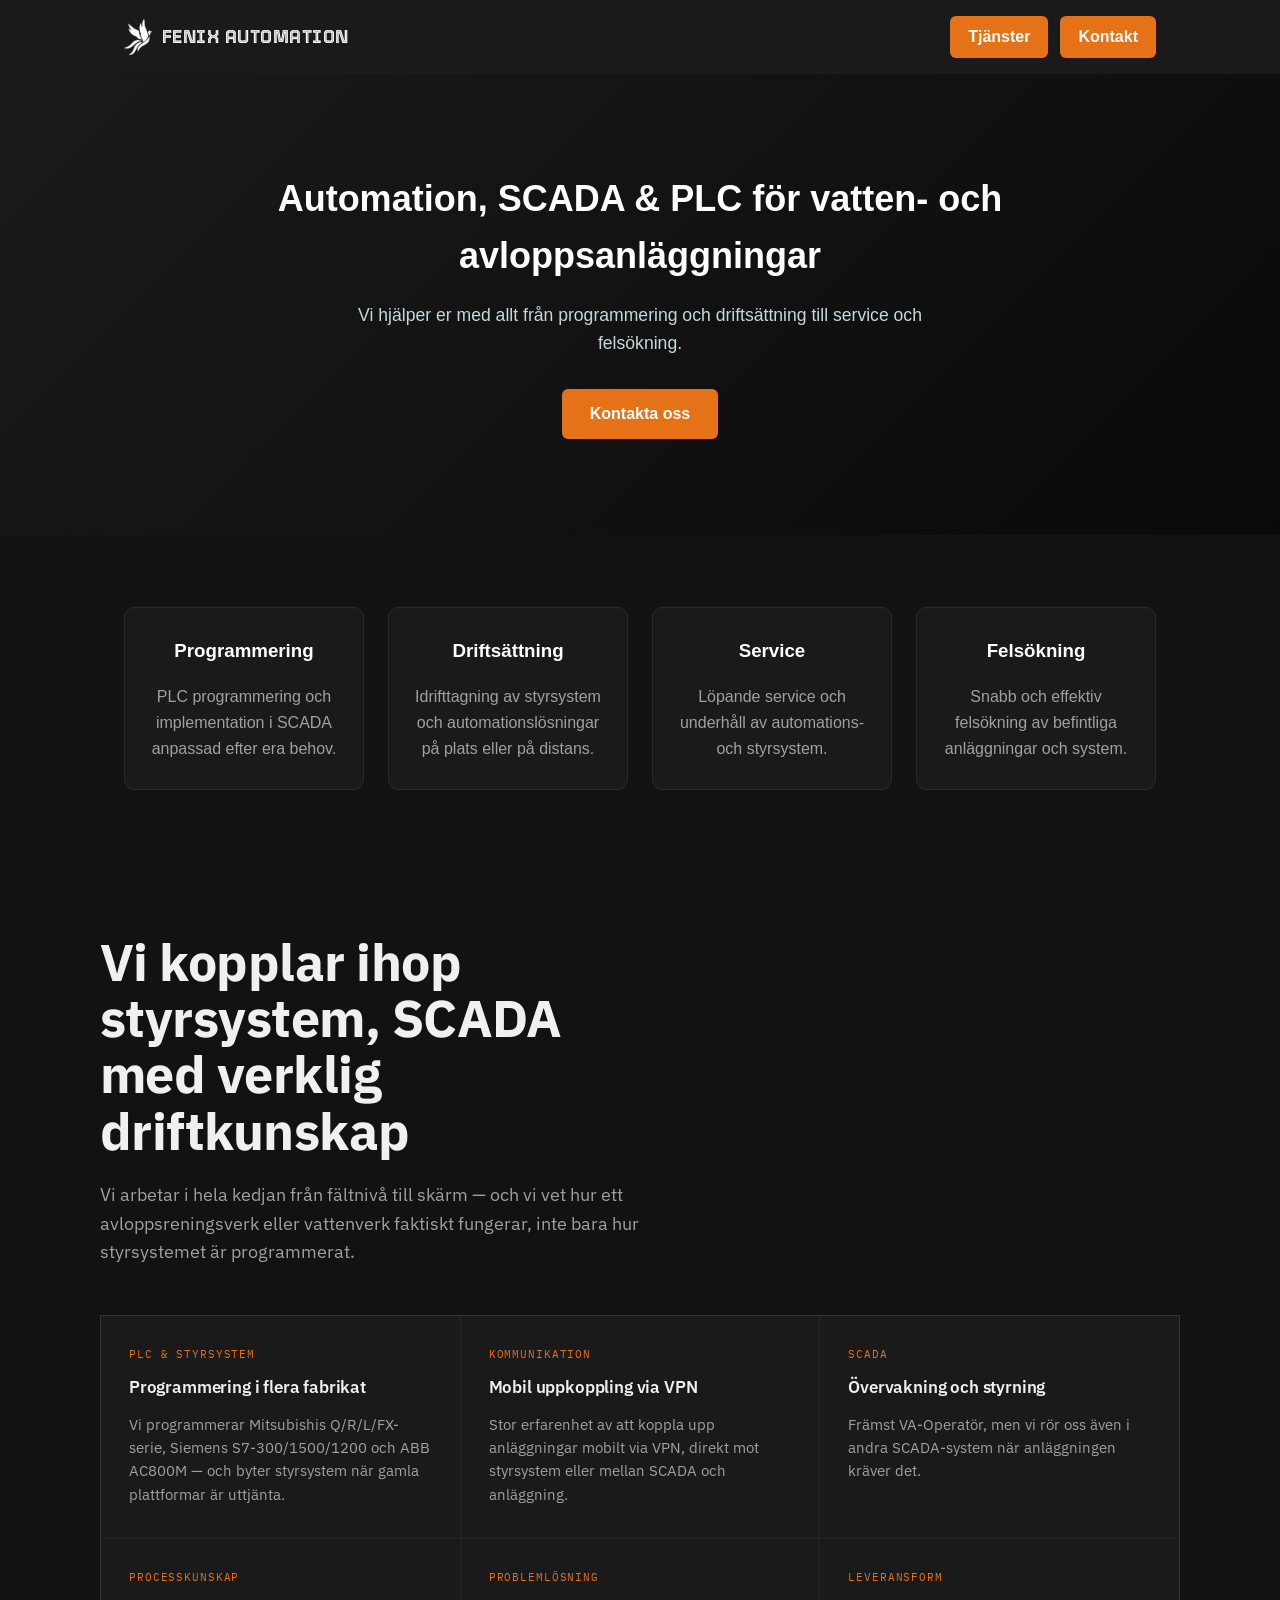
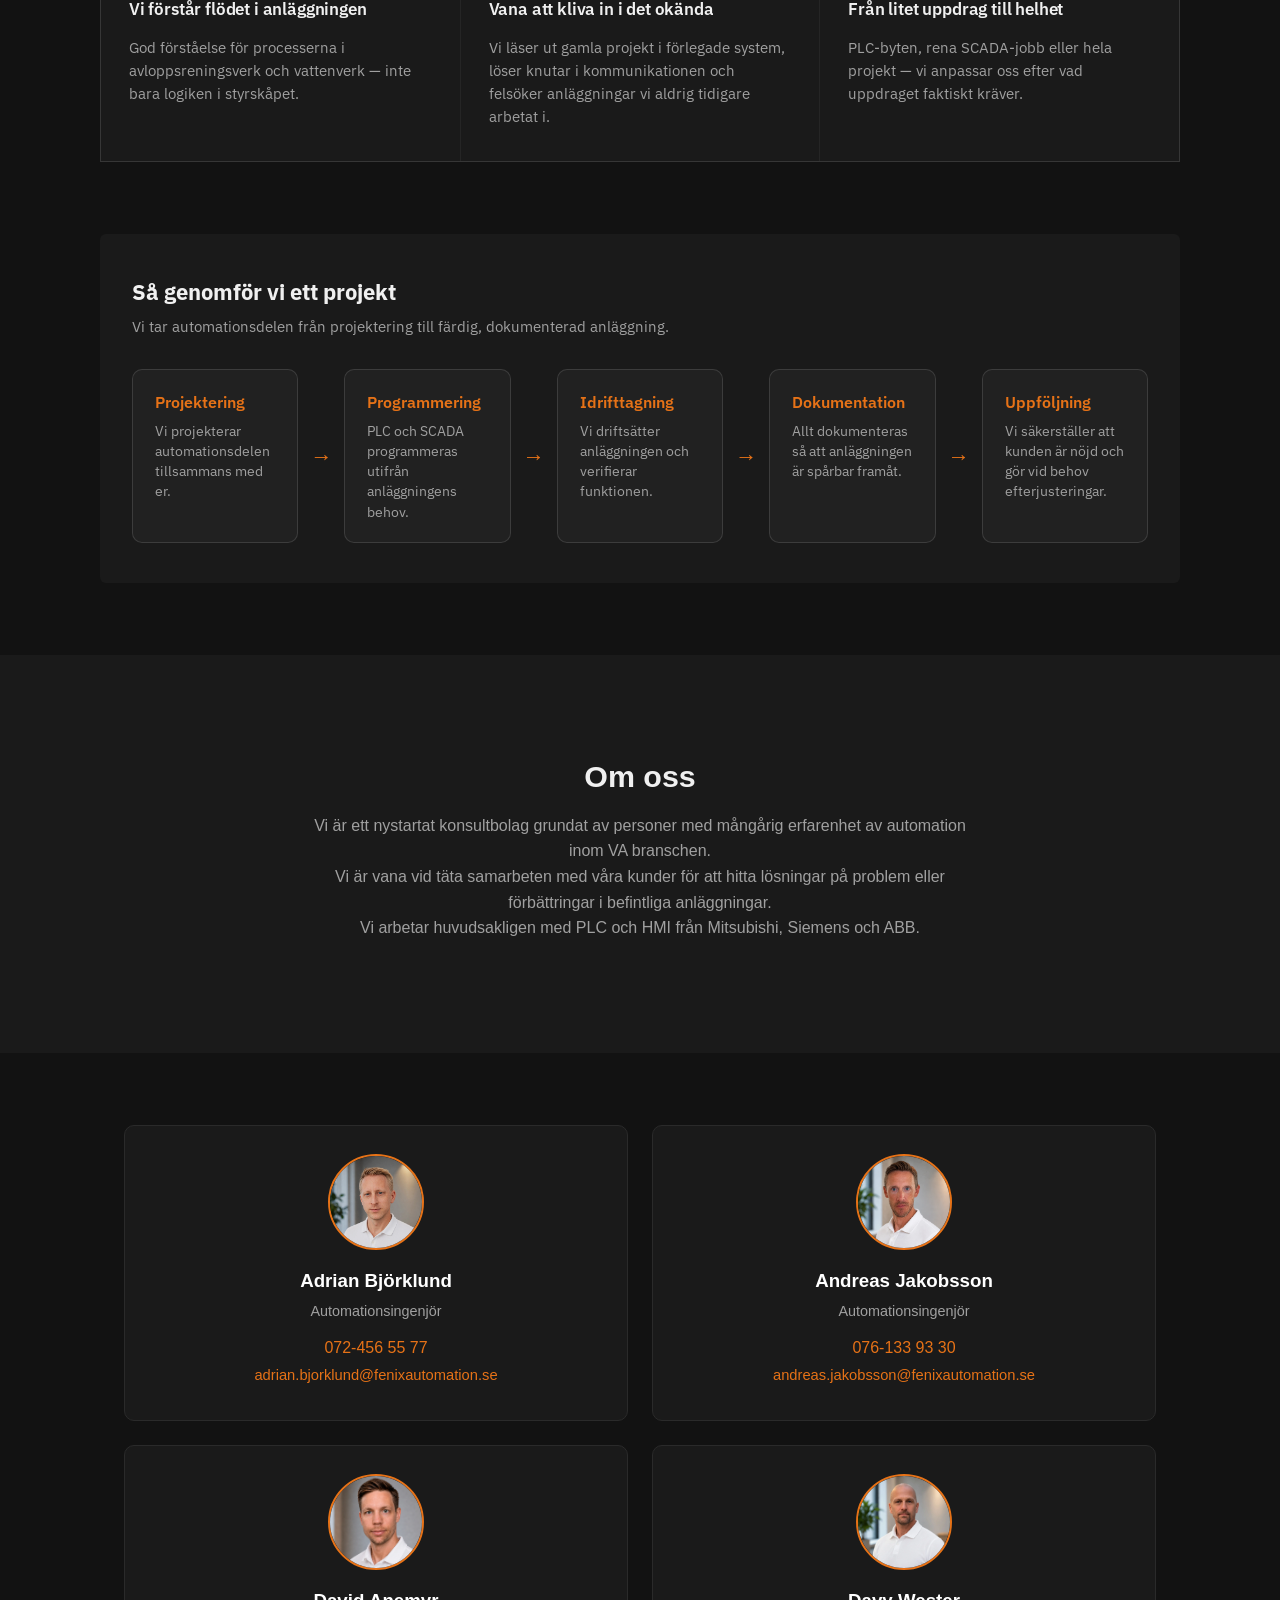
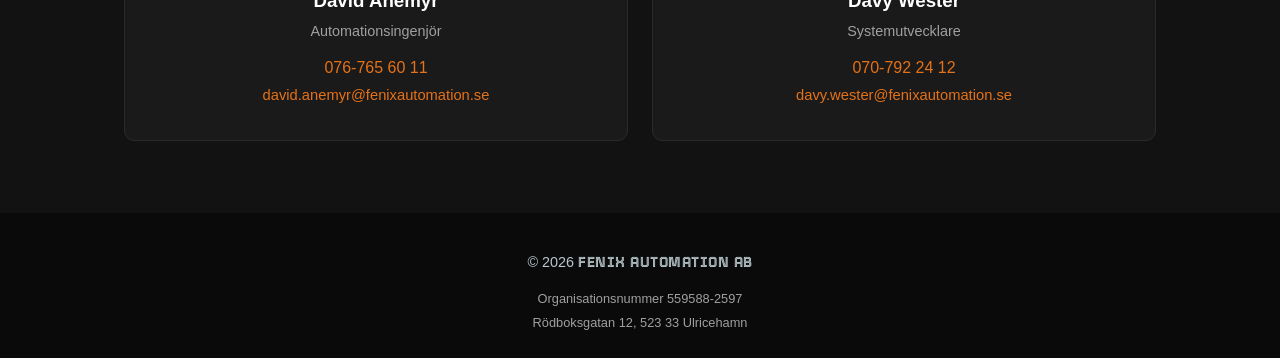
<file: index.html>
<!DOCTYPE html>
<html lang="sv">
<head>
<meta charset="UTF-8">
<meta name="viewport" content="width=device-width, initial-scale=1.0">
<title>Fenix Automation</title>
<meta name="description" content="Fenix Automation - konsultverksamhet inom automation, SCADA och PLC-programmering för vatten- och avloppsreningsanläggningar.">
<link rel="icon" type="image/svg+xml" href="Icon.svg">
<link rel="stylesheet" href="styles.css">
</head>
<body>

<header class="site-header">
  <div class="container header-inner">
    <a class="logo" href="#" id="logo-link" aria-label="Till toppen av sidan">
      <span class="logo-mark">
        <img src="FenixLogo.webp" alt="Fenix Automation logo">
      </span>
      <span class="logo-text brand-text">Fenix Automation</span>
    </a>
    <button class="nav-toggle" aria-label="Öppna meny" aria-expanded="false" aria-controls="site-nav">
      <span></span>
      <span></span>
      <span></span>
    </button>
    <nav id="site-nav">
      <a href="#tjanster">Tjänster</a>
      <a class="nav-mobile-only" href="#om-oss">Om oss</a>
      <a href="#kontakt">Kontakt</a>
    </nav>
  </div>
</header>

<section class="hero">
  <div class="container">
    <h1>Automation, SCADA &amp; PLC för vatten- och avloppsanläggningar</h1>
    <p class="hero-sub">Vi hjälper er med allt från programmering och driftsättning till service och felsökning.</p>
    <a class="btn" href="#kontakt">Kontakta oss</a>
  </div>
</section>

<section id="tjanster" class="section">
  <div class="container">
    <div class="cards">
      <div class="card">
        <h3>Programmering</h3>
        <p>PLC programmering och implementation i SCADA anpassad efter era behov.</p>
      </div>
      <div class="card">
        <h3>Driftsättning</h3>
        <p>Idrifttagning av styrsystem och automationslösningar på plats eller på distans.</p>
      </div>
      <div class="card">
        <h3>Service</h3>
        <p>Löpande service och underhåll av automations- och styrsystem.</p>
      </div>
      <div class="card">
        <h3>Felsökning</h3>
        <p>Snabb och effektiv felsökning av befintliga anläggningar och system.</p>
      </div>
    </div>
  </div>
</section>

<section class="expertise">
  <div class="expertise__inner">

    <h2 class="expertise__title">Vi kopplar ihop styrsystem, SCADA med verklig driftkunskap</h2>
    <p class="expertise__lede">
      Vi arbetar i hela kedjan från fältnivå till skärm — och vi vet hur ett
      avloppsreningsverk eller vattenverk faktiskt fungerar, inte bara hur
      styrsystemet är programmerat.
    </p>

    <div class="expertise__grid">
      <div class="expertise__card">
        <span class="expertise__tag">PLC &amp; styrsystem</span>
        <h3>Programmering i flera fabrikat</h3>
        <p>Vi programmerar Mitsubishis Q/R/L/FX-serie, Siemens S7-300/1500/1200 och ABB AC800M — och byter styrsystem när gamla plattformar är uttjänta.</p>
      </div>
      <div class="expertise__card">
        <span class="expertise__tag">Kommunikation</span>
        <h3>Mobil uppkoppling via VPN</h3>
        <p>Stor erfarenhet av att koppla upp anläggningar mobilt via VPN, direkt mot styrsystem eller mellan SCADA och anläggning.</p>
      </div>
      <div class="expertise__card">
        <span class="expertise__tag">SCADA</span>
        <h3>Övervakning och styrning</h3>
        <p>Främst VA-Operatör, men vi rör oss även i andra SCADA-system när anläggningen kräver det.</p>
      </div>
      <div class="expertise__card">
        <span class="expertise__tag">Processkunskap</span>
        <h3>Vi förstår flödet i anläggningen</h3>
        <p>God förståelse för processerna i avloppsreningsverk och vattenverk — inte bara logiken i styrskåpet.</p>
      </div>
      <div class="expertise__card">
        <span class="expertise__tag">Problemlösning</span>
        <h3>Vana att kliva in i det okända</h3>
        <p>Vi läser ut gamla projekt i förlegade system, löser knutar i kommunikationen och felsöker anläggningar vi aldrig tidigare arbetat i.</p>
      </div>
      <div class="expertise__card">
        <span class="expertise__tag">Leveransform</span>
        <h3>Från litet uppdrag till helhet</h3>
        <p>PLC-byten, rena SCADA-jobb eller hela projekt — vi anpassar oss efter vad uppdraget faktiskt kräver.</p>
      </div>
    </div>

    <div class="flow-wrap">
      <h3>Så genomför vi ett projekt</h3>
      <p class="sub">Vi tar automationsdelen från projektering till färdig, dokumenterad anläggning.</p>
      <div class="flow">
        <div class="flow__step">
          <h4>Projektering</h4>
          <p>Vi projekterar automationsdelen tillsammans med er.</p>
        </div>
        <span class="flow__arrow" aria-hidden="true">→</span>
        <div class="flow__step">
          <h4>Programmering</h4>
          <p>PLC och SCADA programmeras utifrån anläggningens behov.</p>
        </div>
        <span class="flow__arrow" aria-hidden="true">→</span>
        <div class="flow__step">
          <h4>Idrifttagning</h4>
          <p>Vi driftsätter anläggningen och verifierar funktionen.</p>
        </div>
        <span class="flow__arrow" aria-hidden="true">→</span>
        <div class="flow__step">
          <h4>Dokumentation</h4>
          <p>Allt dokumenteras så att anläggningen är spårbar framåt.</p>
        </div>
        <span class="flow__arrow" aria-hidden="true">→</span>
        <div class="flow__step">
          <h4>Uppföljning</h4>
          <p>Vi säkerställer att kunden är nöjd och gör vid behov efterjusteringar.</p>
        </div>
      </div>
    </div>

  </div>
</section>

<section id="om-oss" class="section alt">
  <div class="container">
    <h2>Om oss</h2>
    <p class="section-intro">Vi är ett nystartat konsultbolag grundat av personer med mångårig erfarenhet av automation inom VA branschen.<br> Vi är vana vid täta samarbeten med våra kunder för att hitta lösningar på problem eller förbättringar i befintliga anläggningar.<br> Vi arbetar huvudsakligen med PLC och HMI från Mitsubishi, Siemens och ABB.<br ></p>
  </div>
</section>

<section id="kontakt" class="section">
  <div class="container">
    <div class="contacts">
      <div class="contact-card">
        <img class="contact-photo" src="adb.webp" alt="Adrian Björklund">
        <h3>Adrian Björklund</h3>
        <p class="contact-title">Automationsingenjör</p>
        <p><a href="tel:+46724565577">072-456 55 77</a></p>
        <p class="email"><a href="mailto:adrian.bjorklund@fenixautomation.se">adrian.bjorklund@fenixautomation.se</a></p>
      </div>
      <div class="contact-card">
        <img class="contact-photo" src="aja.webp" alt="Andreas Jakobsson">
        <h3>Andreas Jakobsson</h3>
        <p class="contact-title">Automationsingenjör</p>
        <p><a href="tel:+46761339330">076-133 93 30</a></p>
        <p class="email"><a href="mailto:andreas.jakobsson@fenixautomation.se">andreas.jakobsson@fenixautomation.se</a></p>
      </div>
      <div class="contact-card">
        <img class="contact-photo" src="daa.webp" alt="David Anemyr">
        <h3>David Anemyr</h3>
        <p class="contact-title">Automationsingenjör</p>
        <p><a href="tel:+46767656011">076-765 60 11</a></p>
        <p class="email"><a href="mailto:david.anemyr@fenixautomation.se">david.anemyr@fenixautomation.se</a></p>
      </div>
      <div class="contact-card">
        <img class="contact-photo" src="daw.webp" alt="Davy Wester">
        <h3>Davy Wester</h3>
        <p class="contact-title">Systemutvecklare</p>
        <p><a href="tel:+46707922412">070-792 24 12</a></p>
        <p class="email"><a href="mailto:davy.wester@fenixautomation.se">davy.wester@fenixautomation.se</a></p>
      </div>
    </div>
  </div>
</section>

<footer class="site-footer">
  <div class="container">
    <p>&copy; <span id="year"></span> <span class="brand-text">Fenix Automation AB</span></p>
    <p class="footer-org">Organisationsnummer 559588-2597</p>
	<p class="footer-org">Rödboksgatan 12, 523 33 Ulricehamn</p>
  </div>
</footer>

<script>
  document.getElementById('year').textContent = new Date().getFullYear();

  document.getElementById('logo-link').addEventListener('click', (e) => {
    e.preventDefault();
    window.scrollTo({ top: 0, behavior: 'smooth' });
  });

  const navToggle = document.querySelector('.nav-toggle');
  const siteNav = document.getElementById('site-nav');

  navToggle.addEventListener('click', () => {
    const isOpen = siteNav.classList.toggle('nav-open');
    navToggle.classList.toggle('open', isOpen);
    navToggle.setAttribute('aria-expanded', isOpen);
  });

  siteNav.querySelectorAll('a').forEach((link) => {
    link.addEventListener('click', () => {
      siteNav.classList.remove('nav-open');
      navToggle.classList.remove('open');
      navToggle.setAttribute('aria-expanded', 'false');
    });
  });
</script>
</body>
</html>
</file>
<file: styles.css>
﻿/* Lokala typsnitt - self-hostade for att undvika anrop till Googles servrar */

/* Tourney - latin */
@font-face {
  font-family: 'Tourney';
  font-style: normal;
  font-weight: 700;
  font-display: swap;
  src: url('fonts/tourney-latin.woff2') format('woff2');
  unicode-range: U+0000-00FF, U+0131, U+0152-0153, U+02BB-02BC, U+02C6, U+02DA, U+02DC, U+0304, U+0308, U+0329, U+2000-206F, U+20AC, U+2122, U+2191, U+2193, U+2212, U+2215, U+FEFF, U+FFFD;
}

/* Tourney - latin-ext */
@font-face {
  font-family: 'Tourney';
  font-style: normal;
  font-weight: 700;
  font-display: swap;
  src: url('fonts/tourney-latin-ext.woff2') format('woff2');
  unicode-range: U+0100-02BA, U+02BD-02C5, U+02C7-02CC, U+02CE-02D7, U+02DD-02FF, U+0304, U+0308, U+0329, U+1D00-1DBF, U+1E00-1E9F, U+1EF2-1EFF, U+2020, U+20A0-20AB, U+20AD-20C0, U+2113, U+2C60-2C7F, U+A720-A7FF;
}

/* IBM Plex Sans - latin */
@font-face {
  font-family: 'IBM Plex Sans';
  font-style: normal;
  font-weight: 100 700;
  font-display: swap;
  src: url('fonts/ibm-plex-sans-latin.woff2') format('woff2');
  unicode-range: U+0000-00FF, U+0131, U+0152-0153, U+02BB-02BC, U+02C6, U+02DA, U+02DC, U+0304, U+0308, U+0329, U+2000-206F, U+20AC, U+2122, U+2191, U+2193, U+2212, U+2215, U+FEFF, U+FFFD;
}

/* IBM Plex Sans - latin-ext */
@font-face {
  font-family: 'IBM Plex Sans';
  font-style: normal;
  font-weight: 100 700;
  font-display: swap;
  src: url('fonts/ibm-plex-sans-latin-ext.woff2') format('woff2');
  unicode-range: U+0100-02BA, U+02BD-02C5, U+02C7-02CC, U+02CE-02D7, U+02DD-02FF, U+0304, U+0308, U+0329, U+1D00-1DBF, U+1E00-1E9F, U+1EF2-1EFF, U+2020, U+20A0-20AB, U+20AD-20C0, U+2113, U+2C60-2C7F, U+A720-A7FF;
}

/* IBM Plex Mono - latin */
@font-face {
  font-family: 'IBM Plex Mono';
  font-style: normal;
  font-weight: 400;
  font-display: swap;
  src: url('fonts/ibm-plex-mono-400-latin.woff2') format('woff2');
  unicode-range: U+0000-00FF, U+0131, U+0152-0153, U+02BB-02BC, U+02C6, U+02DA, U+02DC, U+0304, U+0308, U+0329, U+2000-206F, U+20AC, U+2122, U+2191, U+2193, U+2212, U+2215, U+FEFF, U+FFFD;
}

/* IBM Plex Mono - latin-ext */
@font-face {
  font-family: 'IBM Plex Mono';
  font-style: normal;
  font-weight: 400;
  font-display: swap;
  src: url('fonts/ibm-plex-mono-400-latin-ext.woff2') format('woff2');
  unicode-range: U+0100-02BA, U+02BD-02C5, U+02C7-02CC, U+02CE-02D7, U+02DD-02FF, U+0304, U+0308, U+0329, U+1D00-1DBF, U+1E00-1E9F, U+1EF2-1EFF, U+2020, U+20A0-20AB, U+20AD-20C0, U+2113, U+2C60-2C7F, U+A720-A7FF;
}

/* IBM Plex Mono - latin */
@font-face {
  font-family: 'IBM Plex Mono';
  font-style: normal;
  font-weight: 500;
  font-display: swap;
  src: url('fonts/ibm-plex-mono-500-latin.woff2') format('woff2');
  unicode-range: U+0000-00FF, U+0131, U+0152-0153, U+02BB-02BC, U+02C6, U+02DA, U+02DC, U+0304, U+0308, U+0329, U+2000-206F, U+20AC, U+2122, U+2191, U+2193, U+2212, U+2215, U+FEFF, U+FFFD;
}

/* IBM Plex Mono - latin-ext */
@font-face {
  font-family: 'IBM Plex Mono';
  font-style: normal;
  font-weight: 500;
  font-display: swap;
  src: url('fonts/ibm-plex-mono-500-latin-ext.woff2') format('woff2');
  unicode-range: U+0100-02BA, U+02BD-02C5, U+02C7-02CC, U+02CE-02D7, U+02DD-02FF, U+0304, U+0308, U+0329, U+1D00-1DBF, U+1E00-1E9F, U+1EF2-1EFF, U+2020, U+20A0-20AB, U+20AD-20C0, U+2113, U+2C60-2C7F, U+A720-A7FF;
}

:root {
  --dark: #1a1a1a;
  --dark-2: #0a0a0a;
  --accent: #E67217;
  --accent-hover: #CC6514;
  --text: #f0f0f0;
  --muted: #a0a0a0;
  --bg: #121212;
  --bg-alt: #1a1a1a;
  --border: #2a2a2a;
}

* {
  box-sizing: border-box;
}

body {
  margin: 0;
  font-family: -apple-system, BlinkMacSystemFont, "Segoe UI", Roboto, Helvetica, Arial, sans-serif;
  color: var(--text);
  background: var(--bg);
  line-height: 1.6;
}

.container {
  max-width: 1080px;
  margin: 0 auto;
  padding: 0 24px;
}

a {
  color: var(--accent);
  text-decoration: none;
}

a:hover {
  text-decoration: underline;
}

/* Header */
.site-header {
  background: var(--dark);
  position: sticky;
  top: 0;
  z-index: 10;
}

.header-inner {
  display: flex;
  align-items: center;
  justify-content: space-between;
  padding-top: 16px;
  padding-bottom: 16px;
}

.logo {
  display: flex;
  align-items: center;
  gap: 10px;
  color: #fff;
  font-weight: 700;
  font-size: 1.15rem;
  text-decoration: none;
}

.logo-mark {
  display: inline-flex;
  align-items: center;
  justify-content: center;
  height: 36px;
}

.logo-mark img {
  height: 100%;
  width: auto;
  display: block;
  filter: invert(1);
}

.brand-text {
  font-family: 'Tourney', sans-serif;
  font-weight: 700;
  text-transform: uppercase;
  letter-spacing: 0.5px;
}

.site-header nav {
  display: flex;
  align-items: center;
  gap: 12px;
}

.site-header nav a {
  display: inline-block;
  background: var(--accent);
  color: #fff;
  font-weight: 700;
  padding: 8px 18px;
  border-radius: 6px;
}

.site-header nav a:hover {
  background: var(--accent-hover);
  text-decoration: none;
}

/* Visas bara i mobilmenyn */
.site-header nav a.nav-mobile-only {
  display: none;
}

.nav-toggle {
  display: none;
  flex-direction: column;
  justify-content: center;
  align-items: center;
  gap: 5px;
  width: 36px;
  height: 36px;
  background: none;
  border: none;
  padding: 0;
  cursor: pointer;
}

.nav-toggle span {
  display: block;
  width: 24px;
  height: 3px;
  border-radius: 2px;
  background: #fff;
  transition: transform 0.2s ease, opacity 0.2s ease;
}

.nav-toggle.open span:nth-child(1) {
  transform: translateY(8px) rotate(45deg);
}

.nav-toggle.open span:nth-child(2) {
  opacity: 0;
}

.nav-toggle.open span:nth-child(3) {
  transform: translateY(-8px) rotate(-45deg);
}

/* Hero */
.hero {
  background: linear-gradient(135deg, var(--dark) 0%, var(--dark-2) 100%);
  color: #fff;
  padding: 96px 0;
  text-align: center;
}

.hero h1 {
  font-size: 2.25rem;
  max-width: 760px;
  margin: 0 auto 16px;
}

.hero-sub {
  color: #c7d7dc;
  font-size: 1.1rem;
  max-width: 600px;
  margin: 0 auto 32px;
}

.btn {
  display: inline-block;
  background: var(--accent);
  color: #fff;
  font-weight: 700;
  padding: 12px 28px;
  border-radius: 6px;
}

.btn:hover {
  background: var(--accent-hover);
  text-decoration: none;
}

/* Sections */
.section {
  padding: 72px 0;
}

.section.alt {
  background: var(--bg-alt);
}

.section h2 {
  font-size: 1.9rem;
  margin-bottom: 12px;
  text-align: center;
}

.section-intro {
  max-width: 680px;
  margin: 0 auto 40px;
  text-align: center;
  color: var(--muted);
}

/* Service cards */
.cards {
  display: grid;
  grid-template-columns: repeat(auto-fit, minmax(220px, 1fr));
  gap: 24px;
}

.card {
  background: var(--bg-alt);
  border: 1px solid var(--border);
  border-radius: 10px;
  padding: 28px 24px;
  text-align: center;
}

.card h3 {
  margin-top: 0;
  color: #fff;
}

.card p {
  color: var(--muted);
  margin-bottom: 0;
}

/* Contacts */
.contacts {
  display: grid;
  grid-template-columns: repeat(auto-fit, minmax(min(100%, 360px), 1fr));
  gap: 24px;
}

.contact-card {
  background: var(--bg-alt);
  border: 1px solid var(--border);
  border-radius: 10px;
  padding: 28px 24px;
  text-align: center;
}

.contact-photo {
  width: 96px;
  height: 96px;
  border-radius: 50%;
  object-fit: cover;
  margin: 0 auto 16px;
  display: block;
  border: 2px solid var(--accent);
}

.contact-card h3 {
  margin-top: 0;
  margin-bottom: 4px;
  color: #fff;
}

.contact-card p {
  margin: 4px 0;
}

.contact-card p.contact-title {
  color: var(--muted);
  font-size: 0.9rem;
  margin-bottom: 12px;
}

.contact-card p.email {
  white-space: nowrap;
  font-size: 0.92rem;
}

/* Expertise */
.expertise {
  --line: rgba(255, 255, 255, 0.08);
  font-family: 'IBM Plex Sans', sans-serif;
  color: var(--text);
  background: var(--bg);
  padding: 72px 24px;
}

.expertise__inner {
  max-width: 1080px;
  margin: 0 auto;
}

.expertise__title {
  font-size: clamp(32px, 4.6vw, 52px);
  line-height: 1.08;
  letter-spacing: -0.01em;
  margin: 0 0 22px;
  font-weight: 700;
  max-width: 16ch;
}

.expertise__lede {
  font-size: 18px;
  line-height: 1.6;
  color: var(--muted);
  max-width: 58ch;
  margin: 0 0 48px;
}

/* Grid of expertise areas */
.expertise__grid {
  display: grid;
  grid-template-columns: repeat(3, 1fr);
  gap: 1px;
  background: var(--line);
  border: 1px solid var(--line);
  margin-bottom: 72px;
}

.expertise__card {
  background: var(--bg-alt);
  padding: 30px 28px 32px;
}

.expertise__card h3 {
  font-size: 17px;
  font-weight: 600;
  margin: 0 0 12px;
  letter-spacing: -0.01em;
  color: var(--text);
}

.expertise__card p {
  font-size: 15px;
  line-height: 1.55;
  color: var(--muted);
  margin: 0;
}

.expertise__tag {
  font-family: 'IBM Plex Mono', monospace;
  font-size: 11px;
  letter-spacing: 0.08em;
  color: var(--accent);
  text-transform: uppercase;
  display: block;
  margin-bottom: 10px;
}

/* Sequential project flow */
.flow-wrap {
  background: var(--bg-alt);
  border-radius: 6px;
  padding: 40px 32px;
}

.flow-wrap h3 {
  font-size: 22px;
  margin: 0 0 6px;
  font-weight: 700;
}

.flow-wrap .sub {
  font-size: 15px;
  color: var(--muted);
  margin: 0 0 30px;
}

.flow {
  display: flex;
  align-items: stretch;
  gap: 8px;
  flex-wrap: wrap;
}

.flow__step {
  flex: 1 1 150px;
  min-width: 150px;
  background: rgba(255, 255, 255, 0.03);
  border: 1px solid rgba(255, 255, 255, 0.12);
  border-radius: 10px;
  padding: 20px 22px;
}

.flow__step h4 {
  font-size: 15.5px;
  margin: 0 0 6px;
  font-weight: 600;
  color: var(--accent);
}

.flow__step p {
  font-size: 13.5px;
  color: var(--muted);
  line-height: 1.5;
  margin: 0;
}

.flow__arrow {
  display: flex;
  align-items: center;
  justify-content: center;
  flex: 0 0 auto;
  padding: 0 4px;
  color: var(--accent);
  font-size: 22px;
  font-weight: 700;
}

@media (max-width: 760px) {
  .expertise__grid {
    grid-template-columns: 1fr;
  }
  .flow {
    flex-direction: column;
  }
  .flow__arrow {
    transform: rotate(90deg);
    padding: 6px 0;
  }
}

/* Footer */
.site-footer {
  background: var(--dark-2);
  color: #b8c7cc;
  padding: 24px 0;
  text-align: center;
  font-size: 0.9rem;
}

.site-footer .footer-org {
  margin: 4px 0 0;
  font-size: 0.8rem;
  color: var(--muted);
}

@media (max-width: 640px) {
  .header-inner {
    position: relative;
  }
  .nav-toggle {
    display: flex;
  }
  .site-header nav {
    display: none;
    position: absolute;
    top: 100%;
    left: 0;
    right: 0;
    flex-direction: column;
    align-items: stretch;
    gap: 10px;
    background: var(--dark);
    padding: 16px 24px 24px;
    box-shadow: 0 12px 20px rgba(0, 0, 0, 0.4);
  }
  .site-header nav.nav-open {
    display: flex;
  }
  .site-header nav a {
    padding: 10px 12px;
    font-size: 0.95rem;
    text-align: center;
  }
  .site-header nav a.nav-mobile-only {
    display: inline-block;
  }
  .hero {
    padding: 64px 0;
  }
  .hero h1 {
    font-size: 1.7rem;
  }
}
</file>
